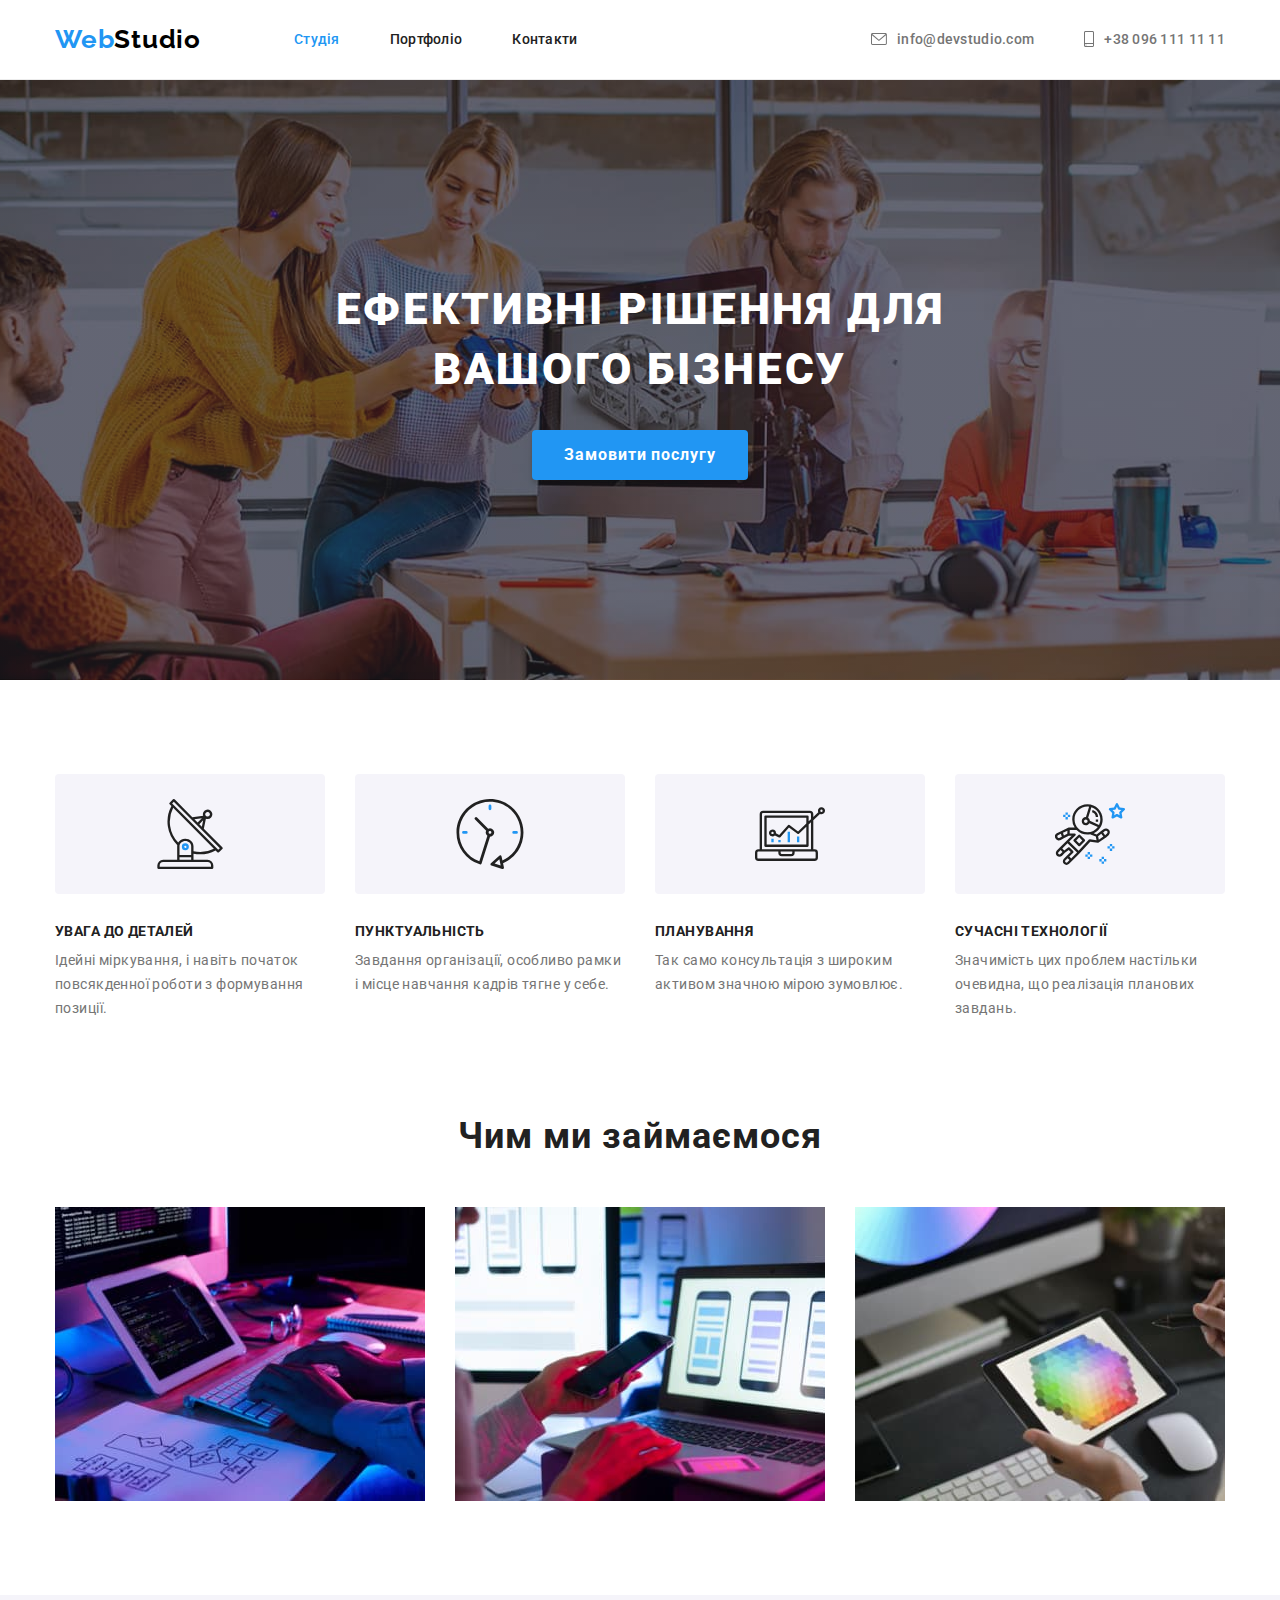
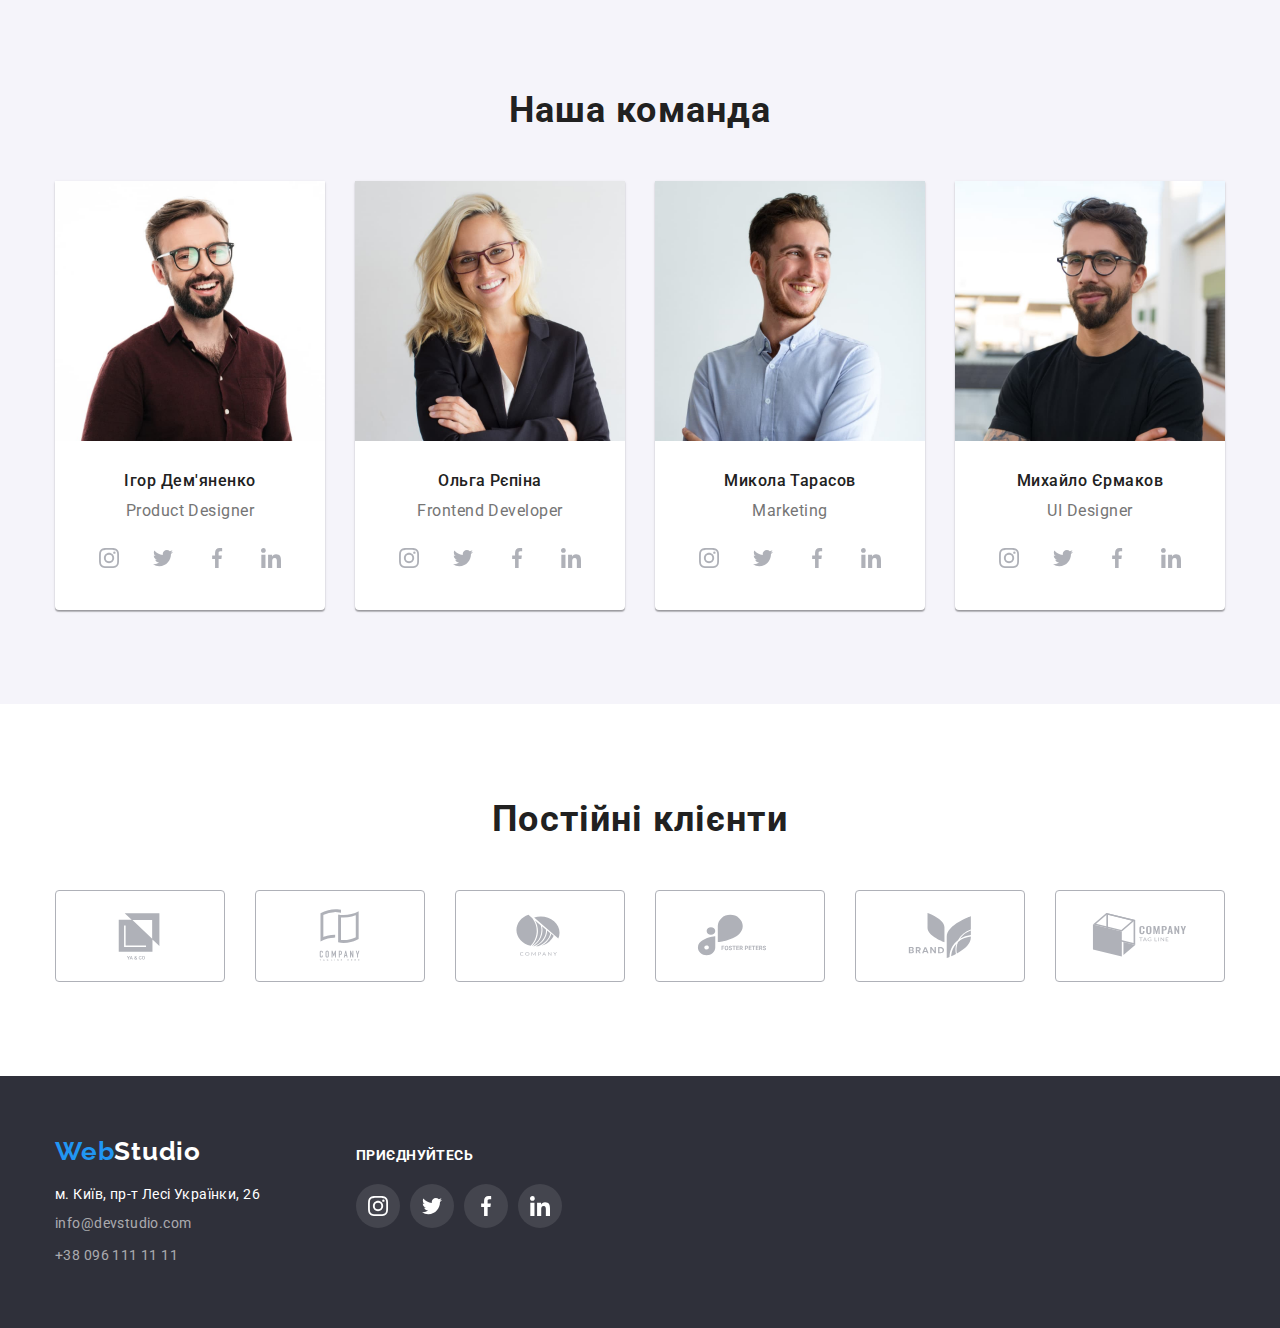
<file: index.html>
<!DOCTYPE html>
<html lang="uk">
  <head>
    <meta charset="UTF-8" />
    <meta http-equiv="X-UA-Compatible" content="IE=edge" />
    <meta name="viewport" content="width=device-width, initial-scale=1.0" />
    <title>Web Studio</title>
    <link rel="preconnect" href="https://fonts.googleapis.com" />
    <link rel="preconnect" href="https://fonts.gstatic.com" crossorigin />
    <link
      rel="stylesheet"
      href="https://cdnjs.cloudflare.com/ajax/libs/modern-normalize/1.0.0/modern-normalize.min.css"
    />
    <link
      href="https://fonts.googleapis.com/css2?family=Raleway:wght@700&family=Roboto:wght@400;500;700;900&display=swap"
      rel="stylesheet"
    />
    <link rel="stylesheet" href="./css/style.css" />
  </head>
  <body>
    <!-- Хеддер -->

    <header>
      <div class="container header">
        <a href="./index.html" class="logo link" lang="en">
          Web<span id="studio-logo">Studio</span>
        </a>

        <nav class="menu">
          <ul class="menu-items list">
            <li class="menu-item">
              <a href="./index.html" class="menu-link link main">Студія</a>
            </li>
            <li class="menu-item">
              <a href="./portfolio.html" class="menu-link link">Портфоліо</a>
            </li>
            <li class="menu-item">
              <a href="./contacts" class="menu-link link">Контакти</a>
            </li>
          </ul>
        </nav>
        <div class="contacts">
          <a class="header-contacts" href="mailto:info@devstudio.com">
            <svg class="envelope-icon" width="16" height="12">
              <use href="./img/icons.svg#icon-envelope"></use>
            </svg>
            info@devstudio.com
          </a>
          <a class="header-contacts" href="tel:+380961111111">
            <svg class="smartphone-icon" width="10" height="16">
              <use href="./img/icons.svg#icon-smartphone"></use>
            </svg>
            +38 096 111 11 11
          </a>
        </div>
      </div>
    </header>

    <main>
      <!-- Секція Heros -->

      <section class="section heros">
        <div class="container">
          <h1 class="heros-title">Ефективні рішення для вашого бізнесу</h1>
          <button type="button" class="order-button">Замовити послугу</button>
        </div>
      </section>

      <!-- Секція Особливості -->

      <section class="section features">
        <div class="container">
          <ul class="features-list list">
            <li class="features-list-item">
              <div class="features-content">
                <svg class="features-icon" width="70" height="70">
                  <use href="./img/icons.svg#icon-antenna"></use>
                </svg>
              </div>
              <h3 class="features-title">УВАГА ДО ДЕТАЛЕЙ</h3>
              <p class="features-text">
                Ідейні міркування, і навіть початок повсякденної роботи з
                формування позиції.
              </p>
            </li>
            <li class="features-list-item">
              <div class="features-content">
                <svg class="features-icon" width="70" height="70">
                  <use href="./img/icons.svg#icon-clock"></use>
                </svg>
              </div>
              <h3 class="features-title">ПУНКТУАЛЬНІСТЬ</h3>
              <p class="features-text">
                Завдання організації, особливо рамки і місце навчання кадрів
                тягне у себе.
              </p>
            </li>
            <li class="features-list-item">
              <div class="features-content">
                <svg class="features-icon" width="70" height="70">
                  <use href="./img/icons.svg#icon-diagram"></use>
                </svg>
              </div>
              <h3 class="features-title">ПЛАНУВАННЯ</h3>
              <p class="features-text">
                Так само консультація з широким активом значною мірою зумовлює.
              </p>
            </li>
            <li class="features-list-item">
              <div class="features-content">
                <svg class="features-icon" width="70" height="70">
                  <use href="./img/icons.svg#icon-astronaut"></use>
                </svg>
              </div>
              <h3 class="features-title">СУЧАСНІ ТЕХНОЛОГІЇ</h3>
              <p class="features-text">
                Значимість цих проблем настільки очевидна, що реалізація
                планових завдань.
              </p>
            </li>
          </ul>
        </div>
      </section>

      <!-- Секція About -->

      <section class="section about">
        <div class="container">
          <h2 class="about-title">Чим ми займаємося</h2>
          <ul class="about-list list">
            <li><img src="./img/about-img-1.jpg" alt="ПК" width="370" /></li>
            <li>
              <img src="./img/about-img-2.jpg" alt="Ноутбук" width="370" />
            </li>
            <li>
              <img src="./img/about-img-3.jpg" alt="Планшет" width="370" />
            </li>
          </ul>
        </div>
      </section>

      <!-- Команда -->

      <section class="section team">
        <div class="container">
          <h2 class="team-title">Наша команда</h2>
          <ul class="team-list list">
            <li class="team-list-item">
              <img
                src="./img/team-pic-1.jpg"
                alt="Команда фото-1"
                width="270"
              />
              <div class="team-info">
                <h3 class="team-member">Ігор Дем'яненко</h3>
                <p class="position">Product Designer</p>
                <ul class="socials list">
                  <li class="socials-item">
                    <a
                      class="socials-link link"
                      href=""
                      target="_blank"
                      rel="noopener noreferrer"
                      aria-label="Instagram"
                    >
                      <svg class="socials-icons" width="20" height="20">
                        <use href="./img/icons.svg#icon-instagram"></use>
                      </svg>
                    </a>
                  </li>
                  <li class="socials-item">
                    <a
                      class="socials-link link"
                      href=""
                      target="_blank"
                      rel="noopener noreferrer"
                      aria-label="Twitter"
                      ><svg class="socials-icons" width="20" height="20">
                        <use href="./img/icons.svg#icon-twitter"></use>
                      </svg>
                    </a>
                  </li>
                  <li class="socials-item">
                    <a
                      class="socials-link link"
                      href=""
                      target="_blank"
                      rel="noopener noreferrer"
                      aria-label="Facebook"
                      ><svg class="socials-icons" width="20" height="20">
                        <use href="./img/icons.svg#icon-facebook"></use>
                      </svg>
                    </a>
                  </li>
                  <li class="socials-item">
                    <a
                      class="socials-link link"
                      href=""
                      target="_blank"
                      rel="noopener noreferrer"
                      aria-label="Linkedin"
                      ><svg class="socials-icons" width="20" height="20">
                        <use href="./img/icons.svg#icon-linkedin"></use>
                      </svg>
                    </a>
                  </li>
                </ul>
              </div>
            </li>
            <li class="team-list-item">
              <img
                src="./img/team-pic-2.jpg"
                alt="Команда фото-2"
                width="270"
              />
              <div class="team-info">
                <h3 class="team-member">Ольга Рєпіна</h3>
                <p class="position">Frontend Developer</p>
                <ul class="socials list">
                  <li class="socials-item">
                    <a
                      class="socials-link link"
                      href=""
                      target="_blank"
                      rel="noopener noreferrer"
                      aria-label="Instagram"
                    >
                      <svg class="socials-icons" width="20" height="20">
                        <use href="./img/icons.svg#icon-instagram"></use>
                      </svg>
                    </a>
                  </li>
                  <li class="socials-item">
                    <a
                      class="socials-link link"
                      href=""
                      target="_blank"
                      rel="noopener noreferrer"
                      aria-label="Twitter"
                      ><svg class="socials-icons" width="20" height="20">
                        <use href="./img/icons.svg#icon-twitter"></use>
                      </svg>
                    </a>
                  </li>
                  <li class="socials-item">
                    <a
                      class="socials-link link"
                      href=""
                      target="_blank"
                      rel="noopener noreferrer"
                      aria-label="Facebook"
                      ><svg class="socials-icons" width="20" height="20">
                        <use href="./img/icons.svg#icon-facebook"></use>
                      </svg>
                    </a>
                  </li>
                  <li class="socials-item">
                    <a
                      class="socials-link link"
                      href=""
                      target="_blank"
                      rel="noopener noreferrer"
                      aria-label="Linkedin"
                      ><svg class="socials-icons" width="20" height="20">
                        <use href="./img/icons.svg#icon-linkedin"></use>
                      </svg>
                    </a>
                  </li>
                </ul>
              </div>
            </li>
            <li class="team-list-item">
              <img
                src="./img/team-pic-3.jpg"
                alt="Команда фото-3"
                width="270"
              />
              <div class="team-info">
                <h3 class="team-member">Микола Тарасов</h3>
                <p class="position">Marketing</p>
                <ul class="socials list">
                  <li class="socials-item">
                    <a
                      class="socials-link link"
                      href=""
                      target="_blank"
                      rel="noopener noreferrer"
                      aria-label="Instagram"
                    >
                      <svg class="socials-icons" width="20" height="20">
                        <use href="./img/icons.svg#icon-instagram"></use>
                      </svg>
                    </a>
                  </li>
                  <li class="socials-item">
                    <a
                      class="socials-link link"
                      href=""
                      target="_blank"
                      rel="noopener noreferrer"
                      aria-label="Twitter"
                      ><svg class="socials-icons" width="20" height="20">
                        <use href="./img/icons.svg#icon-twitter"></use>
                      </svg>
                    </a>
                  </li>
                  <li class="socials-item">
                    <a
                      class="socials-link link"
                      href=""
                      target="_blank"
                      rel="noopener noreferrer"
                      aria-label="Facebook"
                      ><svg class="socials-icons" width="20" height="20">
                        <use href="./img/icons.svg#icon-facebook"></use>
                      </svg>
                    </a>
                  </li>
                  <li class="socials-item">
                    <a
                      class="socials-link link"
                      href=""
                      target="_blank"
                      rel="noopener noreferrer"
                      aria-label="Linkedin"
                      ><svg class="socials-icons" width="20" height="20">
                        <use href="./img/icons.svg#icon-linkedin"></use>
                      </svg>
                    </a>
                  </li>
                </ul>
              </div>
            </li>
            <li class="team-list-item">
              <img
                src="./img/team-pic-4.jpg"
                alt="Команда фото-4"
                width="270"
              />
              <div class="team-info">
                <h3 class="team-member">Михайло Єрмаков</h3>
                <p class="position">UI Designer</p>
                <ul class="socials list">
                  <li class="socials-item">
                    <a
                      class="socials-link link"
                      href=""
                      target="_blank"
                      rel="noopener noreferrer"
                      aria-label="Instagram"
                    >
                      <svg class="socials-icons" width="20" height="20">
                        <use href="./img/icons.svg#icon-instagram"></use>
                      </svg>
                    </a>
                  </li>
                  <li class="socials-item">
                    <a
                      class="socials-link link"
                      href=""
                      target="_blank"
                      rel="noopener noreferrer"
                      aria-label="Twitter"
                      ><svg class="socials-icons" width="20" height="20">
                        <use href="./img/icons.svg#icon-twitter"></use>
                      </svg>
                    </a>
                  </li>
                  <li class="socials-item">
                    <a
                      class="socials-link link"
                      href=""
                      target="_blank"
                      rel="noopener noreferrer"
                      aria-label="Facebook"
                      ><svg class="socials-icons" width="20" height="20">
                        <use href="./img/icons.svg#icon-facebook"></use>
                      </svg>
                    </a>
                  </li>
                  <li class="socials-item">
                    <a
                      class="socials-link link"
                      href=""
                      target="_blank"
                      rel="noopener noreferrer"
                      aria-label="Linkedin"
                      ><svg class="socials-icons" width="20" height="20">
                        <use href="./img/icons.svg#icon-linkedin"></use>
                      </svg>
                    </a>
                  </li>
                </ul>
              </div>
            </li>
          </ul>
        </div>
      </section>

      <!-- Постійні Клієнти -->

      <section class="section">
        <div class="container">
          <h2 class="clients-title">Постійні клієнти</h2>
          <ul class="clients-list list">
            <li class="clients-list-item">
              <a class="clients-link link" href="">
                <svg class="clients-icon" width="106" height="60">
                  <use href="./img/icons.svg#icon-logo-1"></use>
                </svg>
              </a>
            </li>
            <li class="clients-list-item">
              <a class="clients-link link" href="">
                <svg class="clients-icon" width="106" height="60">
                  <use href="./img/icons.svg#icon-logo-2"></use>
                </svg>
              </a>
            </li>
            <li class="clients-list-item">
              <a class="clients-link link" href="">
                <svg class="clients-icon" width="106" height="60">
                  <use href="./img/icons.svg#icon-logo-3"></use>
                </svg>
              </a>
            </li>
            <li class="clients-list-item">
              <a class="clients-link link" href="">
                <svg class="clients-icon" width="106" height="60">
                  <use href="./img/icons.svg#icon-logo-4"></use>
                </svg>
              </a>
            </li>
            <li class="clients-list-item">
              <a class="clients-link link" href="">
                <svg class="clients-icon" width="106" height="60">
                  <use href="./img/icons.svg#icon-logo-5"></use>
                </svg>
              </a>
            </li>
            <li class="clients-list-item">
              <a class="clients-link link" href="">
                <svg class="clients-icon" width="106" height="60">
                  <use href="./img/icons.svg#icon-logo-6"></use>
                </svg>
              </a>
            </li>
          </ul>
        </div>
      </section>
    </main>

    <!-- Підвал -->

    <footer>
      <div class="container footer-content">
        <div class="footer-address-block">
          <a href="./index.html" class="logo link" lang="en"
            >Web<span id="studio-footer">Studio</span></a
          >

          <address>м. Київ, пр-т Лесі Українки, 26</address>

          <ul class="footer-contacts list">
            <li class="footer-contacts-item">
              <a href="mailto:info@devstudio.com" class="footer-mail link"
                >info@devstudio.com</a
              >
            </li>
            <li class="footer-contacts-item">
              <a href="tel:+380961111111" class="footer-tel link"
                >+38 096 111 11 11</a
              >
            </li>
          </ul>
        </div>

        <div class="fotter-socials-block">
          <h3 class="footer-socials-title">Приєднуйтесь</h3>
          <ul class="footer-socials list">
            <li class="socials-item">
              <a
                class="footer-socials-link link"
                href=""
                target="_blank"
                rel="noopener noreferrer"
                aria-label="Instagram"
              >
                <svg class="socials-icons" width="20" height="20">
                  <use href="./img/icons.svg#icon-instagram"></use>
                </svg>
              </a>
            </li>
            <li class="socials-item">
              <a
                class="footer-socials-link link"
                href=""
                target="_blank"
                rel="noopener noreferrer"
                aria-label="Twitter"
                ><svg class="socials-icons" width="20" height="20">
                  <use href="./img/icons.svg#icon-twitter"></use>
                </svg>
              </a>
            </li>
            <li class="socials-item">
              <a
                class="footer-socials-link link"
                href=""
                target="_blank"
                rel="noopener noreferrer"
                aria-label="Facebook"
                ><svg class="socials-icons" width="20" height="20">
                  <use href="./img/icons.svg#icon-facebook"></use>
                </svg>
              </a>
            </li>
            <li class="socials-item">
              <a
                class="footer-socials-link link"
                href=""
                target="_blank"
                rel="noopener noreferrer"
                aria-label="Linkedin"
                ><svg class="socials-icons" width="20" height="20">
                  <use href="./img/icons.svg#icon-linkedin"></use>
                </svg>
              </a>
            </li>
          </ul>
        </div>
      </div>
    </footer>
  </body>
</html>
</file>
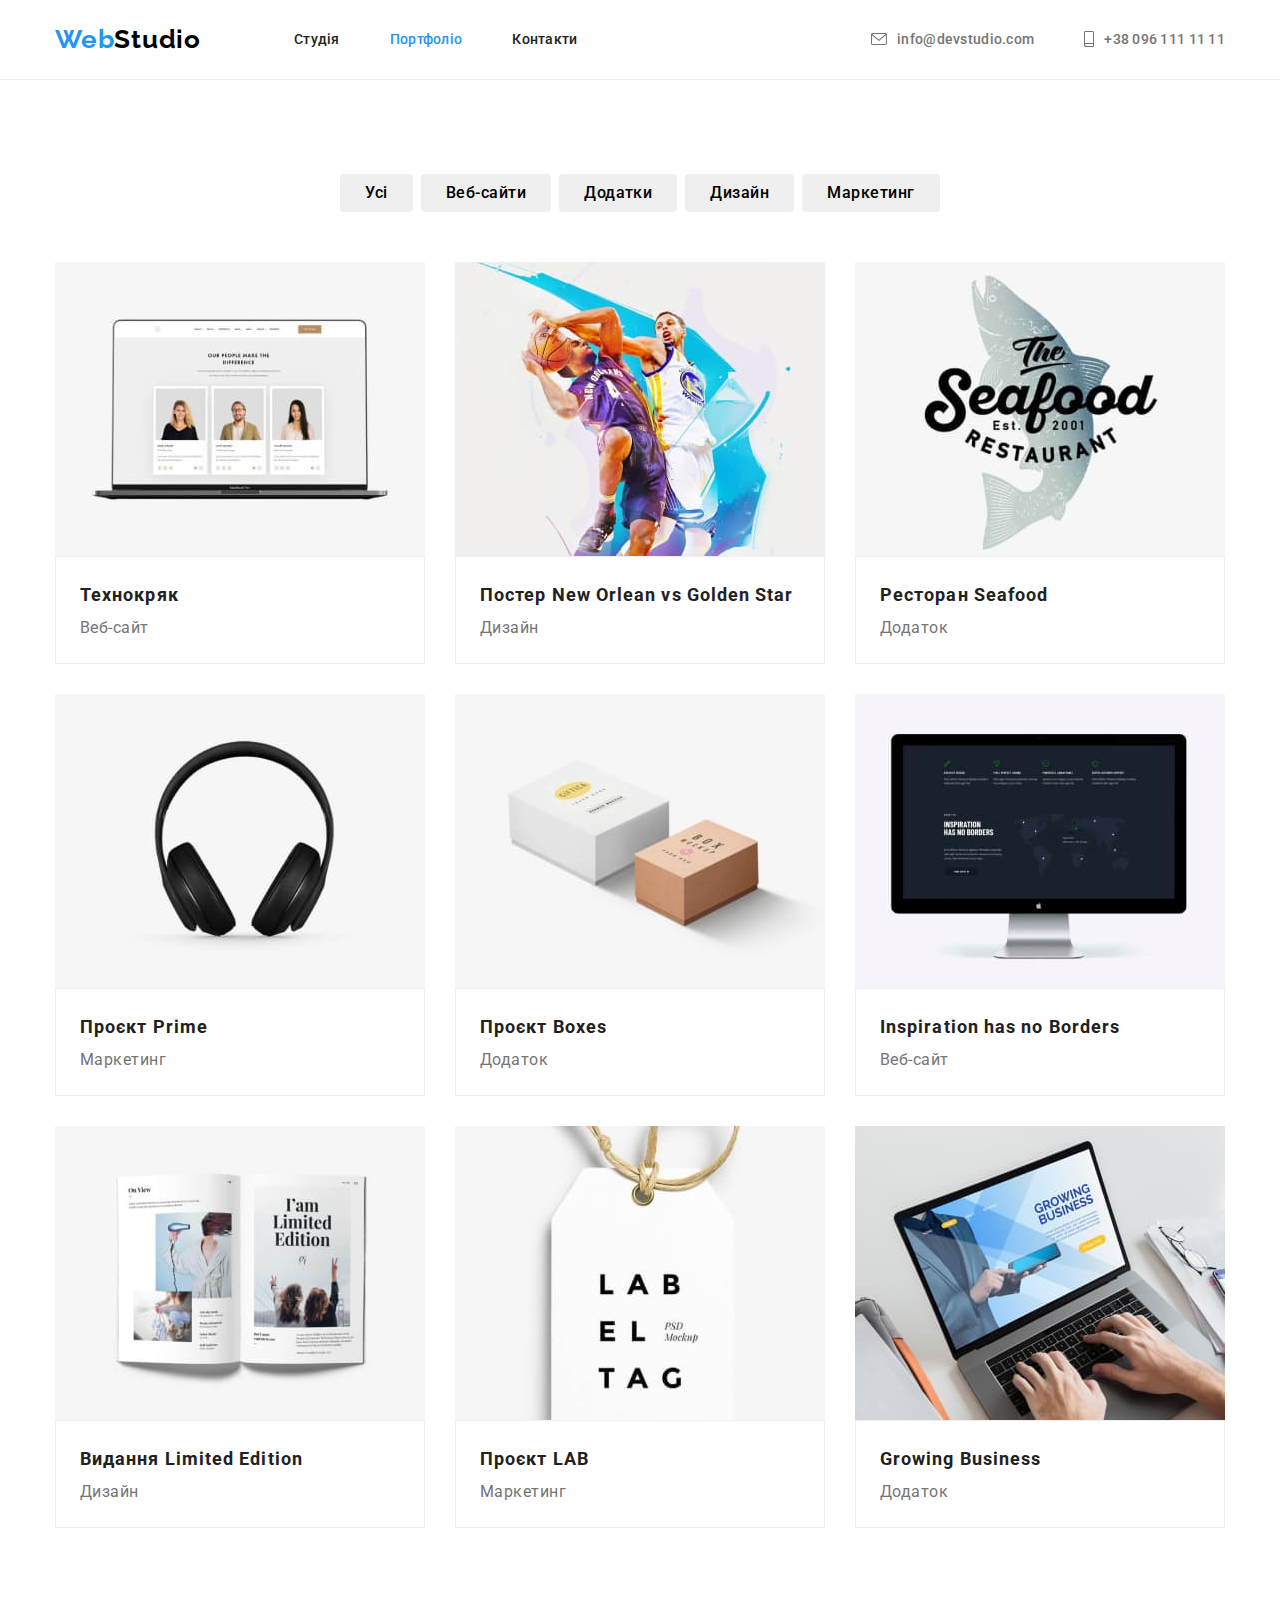
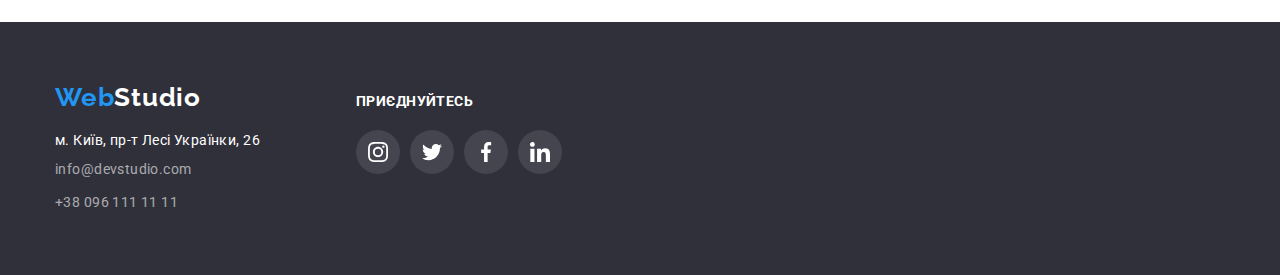
<file: portfolio.html>
<!DOCTYPE html>
<html lang="uk">
  <head>
    <meta charset="UTF-8" />
    <meta http-equiv="X-UA-Compatible" content="IE=edge" />
    <meta name="viewport" content="width=device-width, initial-scale=1.0" />
    <title>Portfolio</title>
    <link rel="preconnect" href="https://fonts.googleapis.com" />
    <link rel="preconnect" href="https://fonts.gstatic.com" crossorigin />
    <link
      rel="stylesheet"
      href="https://cdnjs.cloudflare.com/ajax/libs/modern-normalize/1.0.0/modern-normalize.min.css"
    />
    <link
      href="https://fonts.googleapis.com/css2?family=Raleway:wght@700&family=Roboto:wght@400;500;700;900&display=swap"
      rel="stylesheet"
    />
    <link rel="stylesheet" href="./css/style.css" />
  </head>
  <body>
    <!-- Хеддер -->

    <header>
      <div class="container header">
        <a href="./index.html" class="logo link" lang="en">
          Web<span id="studio-logo">Studio</span>
        </a>

        <nav class="menu">
          <ul class="menu-items list">
            <li class="menu-item">
              <a href="./index.html" class="menu-link link">Студія</a>
            </li>
            <li class="menu-item">
              <a href="./portfolio.html" class="menu-link link main"
                >Портфоліо</a
              >
            </li>
            <li class="menu-item">
              <a href="./contacts" class="menu-link link">Контакти</a>
            </li>
          </ul>
        </nav>

        <div class="contacts">
          <a class="header-contacts" href="mailto:info@devstudio.com">
            <svg class="envelope-icon" width="16" height="12">
              <use href="./img/icons.svg#icon-envelope"></use>
            </svg>
            info@devstudio.com
          </a>
          <a class="header-contacts" href="tel:+380961111111">
            <svg class="smartphone-icon" width="10" height="16">
              <use href="./img/icons.svg#icon-smartphone"></use>
            </svg>
            +38 096 111 11 11
          </a>
        </div>
      </div>
    </header>

    <main>
      <section class="section projects">
        <!-- Кнопки фільтрів -->
        <div class="container">
          <ul class="filters-list list">
            <li><button class="filter-button" type="button">Усі</button></li>
            <li>
              <button class="filter-button" type="button">Веб-сайти</button>
            </li>
            <li>
              <button class="filter-button" type="button">Додатки</button>
            </li>
            <li><button class="filter-button" type="button">Дизайн</button></li>
            <li>
              <button class="filter-button" type="button">Маркетинг</button>
            </li>
          </ul>
        </div>

        <!-- Зразки Проектів -->
        <div class="container">
          <ul class="projects-list list">
            <li class="project-list-item">
              <img
                src="./img/project-img-1.jpg"
                alt="Веб-сайт Технокряк"
                width="370"
              />
              <div class="project-content">
                <h3 class="project-title">Технокряк</h3>
                <p class="project-text">Веб-сайт</p>
              </div>
            </li>
            <li class="project-list-item">
              <img
                src="./img/project-img-2.jpg"
                alt="Постер New Orlean vs Golden Star"
                width="370"
              />
              <div class="project-content">
                <h3 class="project-title">Постер New Orlean vs Golden Star</h3>
                <p class="project-text">Дизайн</p>
              </div>
            </li>
            <li class="project-list-item">
              <img
                src="./img/project-img-3.jpg"
                alt="Ресторан Seafood"
                width="370"
              />
              <div class="project-content">
                <h3 class="project-title">Ресторан Seafood</h3>
                <p class="project-text">Додаток</p>
              </div>
            </li>
            <li class="project-list-item">
              <img
                src="./img/project-img-4.jpg"
                alt="Маркетинговий проєкт Prime"
                width="370"
              />
              <div class="project-content">
                <h3 class="project-title">Проєкт Prime</h3>
                <p class="project-text">Маркетинг</p>
              </div>
            </li>
            <li class="project-list-item">
              <img
                src="./img/project-img-5.jpg"
                alt="Додаток Boxes"
                width="370"
              />
              <div class="project-content">
                <h3 class="project-title">Проєкт Boxes</h3>
                <p class="project-text">Додаток</p>
              </div>
            </li>
            <li class="project-list-item">
              <img
                src="./img/project-img-6.jpg"
                alt="Веб-сайт Inspiration has no Borders"
                width="370"
              />
              <div class="project-content">
                <h3 class="project-title">Inspiration has no Borders</h3>
                <p class="project-text">Веб-сайт</p>
              </div>
            </li>
            <li class="project-list-item">
              <img
                src="./img/project-img-7.jpg"
                alt="Видання Limited Edition"
                width="370"
              />
              <div class="project-content">
                <h3 class="project-title">Видання Limited Edition</h3>
                <p class="project-text">Дизайн</p>
              </div>
            </li>
            <li class="project-list-item">
              <img
                src="./img/project-img-8.jpg"
                alt="Маркетинговий проєкт LAB"
                width="370"
              />
              <div class="project-content">
                <h3 class="project-title">Проєкт LAB</h3>
                <p class="project-text">Маркетинг</p>
              </div>
            </li>
            <li class="project-list-item">
              <img
                src="./img/project-img-9.jpg"
                alt="Додаток Growing Business"
                width="370"
              />
              <div class="project-content">
                <h3 class="project-title">Growing Business</h3>
                <p class="project-text">Додаток</p>
              </div>
            </li>
          </ul>
        </div>
      </section>
    </main>

    <!-- Підвал -->

    <footer>
       <div class="container footer-content">
        <div class="footer-address-block">
          <a href="./index.html" class="logo link" lang="en"
            >Web<span id="studio-footer">Studio</span></a
          >

          <address>м. Київ, пр-т Лесі Українки, 26</address>

          <ul class="footer-contacts list">
            <li class="footer-contacts-item">
              <a href="mailto:info@devstudio.com" class="footer-mail link"
                >info@devstudio.com</a
              >
            </li>
            <li class="footer-contacts-item">
              <a href="tel:+380961111111" class="footer-tel link"
                >+38 096 111 11 11</a
              >
            </li>
          </ul>
        </div>

        <div class="fotter-socials-block">
          <h3 class="footer-socials-title">Приєднуйтесь</h3>
          <ul class="footer-socials list">
            <li class="socials-item">
              <a
                class="footer-socials-link link"
                href=""
                target="_blank"
                rel="noopener noreferrer"
                aria-label="Instagram"
              >
                <svg class="socials-icons" width="20" height="20">
                  <use href="./img/icons.svg#icon-instagram"></use>
                </svg>
              </a>
            </li>
            <li class="socials-item">
              <a
                class="footer-socials-link link"
                href=""
                target="_blank"
                rel="noopener noreferrer"
                aria-label="Twitter"
                ><svg class="socials-icons" width="20" height="20">
                  <use href="./img/icons.svg#icon-twitter"></use>
                </svg>
              </a>
            </li>
            <li class="socials-item">
              <a
                class="footer-socials-link link"
                href=""
                target="_blank"
                rel="noopener noreferrer"
                aria-label="Facebook"
                ><svg class="socials-icons" width="20" height="20">
                  <use href="./img/icons.svg#icon-facebook"></use>
                </svg>
              </a>
            </li>
            <li class="socials-item">
              <a
                class="footer-socials-link link"
                href=""
                target="_blank"
                rel="noopener noreferrer"
                aria-label="Linkedin"
                ><svg class="socials-icons" width="20" height="20">
                  <use href="./img/icons.svg#icon-linkedin"></use>
                </svg>
              </a>
            </li>
          </ul>
        </div>
      </div>
    </footer>
  </body>
</html>
</file>
<file: css/style.css>
body {
  font-family: 'Roboto', sans-serif;
  background-color: #FFFFFF;
}

img {
  display: block;
  max-width: 100%;
  height: auto;
}

header {
  border-bottom: 1px solid #ECECEC;
  background-color: #FFFFFF;
  padding-top: 24px;
  padding-bottom: 24px;
}

h1, h2, h3, p, ul {   
  margin: 0;
  padding: 0;
}

.section {
  padding: 94px 0;
}

.container {
  width: 1200px;
  margin: 0 auto;
  padding: 0 15px;
}

/* -- Логотип Студії -- */
:root {
  --brand-color: #2196F3;
  --header-color: #000000;
  --footer-color: #FFFFFF;
  --headline-color: #212121;
  --text-color: #757575;
  --bg-color: #F5F4FA;
}

.logo {
  color: var(--brand-color);
  font-family: 'Raleway', sans-serif;
  font-weight: 700;
  font-size: 26px;
  line-height: 1.19;
  letter-spacing: 0.03em;
  text-decoration: none;
}

/* -- Заміна кольору для лого у хеддері -- */
#studio-logo {
  color: var(--header-color)
}

/* -- Загальні доп. класи для списків та посилань -- */
.list {
  list-style: none;
}

.link {
  text-decoration: none;
}

/*  -- Навігація по сторінках у хеддері -- */
.header {
  display: flex;
  align-items: center;
}

.menu {
  margin-left: 93px;
  margin-right: auto;
}

.menu-items {
  display: flex;
  gap: 50px;
}

.menu-link {
  font-weight: 500;
  font-size: 14px;
  line-height: 1.14;
  letter-spacing: 0.02em;
  color: var(--headline-color);
  padding: 32px 0;
}

.menu-link:hover,
.menu-link:focus {
  color: var(--brand-color);
}

/* -- Колір визначення розташування -- */
.main {
  color: var(--brand-color);
}

/* -- Телефон та пошта у хедері -- */
.contacts {
  display: flex;
  gap: 50px;
  justify-self: flex-end;
}

.header-contacts {
  font-weight: 500;
  font-size: 14px;
  line-height: 1.71;
  letter-spacing: 0.02em;
  color: var(--text-color);
  text-decoration: none;
  cursor: pointer;
  display: flex;
  align-items: center;
  gap: 10px;
}

.header-contacts:hover,
.header-contacts:focus {
  color: var(--brand-color);
}

.envelope-icon,
.smartphone-icon {
  fill: currentColor;
}

/* -- Секція heros -- */
.heros {
  background-image: linear-gradient(to bottom, rgba(47, 48, 58, 0.4), rgba(47, 48, 58, 0.4)), url(../img/heros-bg.jpg);
  background-repeat: no-repeat;
  background-size: 1600px;
  background-position: center;
  padding: 200px 0;
}

.heros-title {
  font-weight: 900;
  font-size: 44px;
  line-height: 1.36;
  letter-spacing: 0.06em;
  text-transform: uppercase;
  color: var(--footer-color);
  text-align: center;
  width: 696px;
  margin: 0 auto;
}

/* -- Кнопка замовлення у сек. heros -- */
.order-button {
  background: var(--brand-color);
  box-shadow: 0px 4px 4px rgba(0, 0, 0, 0.15);
  border-radius: 4px;
  border: 0;
  font-family: 'Roboto', sans-serif;
  font-weight: 700;
  font-size: 16px;
  line-height: 1.87;
  letter-spacing: 0.06em;
  color: var(--footer-color);
  margin: 30px auto 0;
  padding: 10px 32px;
  display: flex;
  cursor: pointer;
}

/* -- Секція Особливості -- */
.features-list {
  display: flex;
  gap: 30px;
}

.features-list-item {
  width: 270px;
}

.features-content {
  background-color: var(--bg-color);
  border-radius: 4px;
  height: 120px;
  margin-bottom: 30px;
  display: flex;
  justify-content: center;
  align-items: center;
}

.features-icon {
  fill: currentColor;
}

.features-title {
  font-size: 14px;
  line-height: 1.14;
  letter-spacing: 0.03em;
  text-transform: uppercase;
  color: var(--headline-color);
  margin-bottom: 10px;
}

.features-text {
  font-size: 14px;
  line-height: 1.71;
  letter-spacing: 0.03em;
  color: var(--text-color);
}

/* -- Секція about -- */
.about {
  padding-top: 0;
}

.about-title {
  font-size: 36px;
  line-height: 1.17;
  text-align: center;
  letter-spacing: 0.03em;
  color: var(--headline-color);
  margin-bottom: 50px;
}

.about-list {
  display: flex;
  gap: 30px;
}

/* -- Секція Команда -- */
.team {
  background: var(--bg-color);
}

.team-title {
  font-size: 36px;
  line-height: 1.17;
  text-align: center;
  letter-spacing: 0.03em;
  color: var(--headline-color);
  margin-bottom: 50px;
}

.team-list {
  display: flex;  
  gap: 30px;
}

.team-list-item {
  background: var(--footer-color);
  box-shadow: 0px 1px 3px rgba(0, 0, 0, 0.12), 0px 1px 1px rgba(0, 0, 0, 0.14), 0px 2px 1px rgba(0, 0, 0, 0.2);
  border-radius: 0px 0px 4px 4px;
}

.team-info {
  display: flex;
  flex-direction: column;
}

.team-member {
  font-weight: 500;
  font-size: 16px;
  line-height: 1.19;
  text-align: center;
  letter-spacing: 0.03em;
  color: var(--headline-color);
  padding-top: 30px;
  padding-bottom: 10px;
}

/* -- посада учасника команди -- */
.position {
  font-size: 16px;
  line-height: 1.19;
  text-align: center;
  letter-spacing: 0.03em;
  color: var(--text-color);
  padding-bottom: 6px;
}

.socials {
  display: flex;
  justify-content: center;
  align-items: center;
  gap: 10px;
  margin: 10px 32px 30px;
}

.socials-link {
  display: flex;
  justify-content: center;
  align-items: center;
  width: 44px;
  height: 44px;
  border-radius: 50%;
  color: #AFB1B8;
}

.socials-link:hover,
.socials-link:focus {
  background-color: var(--brand-color);
  color: var(--footer-color);
}

.socials-icons {
  fill: currentColor;
}

.clients-title {
  font-family: 'Roboto';
  font-size: 36px;
  line-height: 1.17;
  text-align: center;
  letter-spacing: 0.03em;
  color: var(--headline-color);
  margin-bottom: 50px;
}

.clients-list {
  display: flex;
  justify-content: center;
  gap: 30px;
}

.clients-link {
  width: 170px;
  height: 92px;
  border: 1px solid currentColor;
  border-radius: 4px;
  color:  #AFB1B8;
  display: flex;
  justify-content: center;
  align-items: center;
}

.clients-link:hover,
.clients-link:focus {
  color: var(--brand-color);
}

.clients-icon {
  fill: currentColor;
}

/* -- Кнопки фільтрів на ст. Портфоліо -- */
.filters-list {
  display: flex;
  justify-content: center;
  gap: 8px;
  margin-bottom: 50px;
}

.filter-button {
  font-family: inherit;
  font-weight: 500;
  font-size: 16px;
  line-height: 1.63;
  text-align: center;
  letter-spacing: 0.03em;
  color: var(--header-color);
  border: 0;
  border-radius: 4px;
  padding: 6px 25px;
}

.filter-button:hover,
.filter-button:focus {
  color: var(--footer-color);
  background: var(--brand-color);
  box-shadow: 0px 3px 1px rgba(0, 0, 0, 0.1), 0px 1px 2px rgba(0, 0, 0, 0.08), 0px 2px 2px rgba(0, 0, 0, 0.12);
  cursor: pointer;
}

/* -- Зразки проектів на ст. портфоліо -- */
.project {
  width: 1170px;
}

.projects-list {
  display: flex;
  flex-wrap: wrap; 
  gap: 30px;
  justify-content: center;
}

.project-list-item:hover,
.project-list-item:focus {
  width: 370px;
  background: #FFFFFF;
  border: 1px solid #EEEEEE;
  box-shadow: 0px 1px 1px rgba(0, 0, 0, 0.12), 0px 4px 4px rgba(0, 0, 0, 0.06), 1px 4px 6px rgba(0, 0, 0, 0.16);
}

.project-title {
  font-size: 18px;
  line-height: 2;
  letter-spacing: 0.06em;
  color: var(--headline-color)
}

.project-text {
  font-size: 16px;
  line-height: 1.88;
  letter-spacing: 0.03em;
  color: var(--text-color);
}

.project-content {
  display: flex;
  flex-direction: column;
  background: #FFFFFF;
  border: 1px solid #EEEEEE;
  padding: 20px 24px;
}

/* -- Підвал -- */
footer {
  background: #2F303A;
  padding: 60px 0;
}

address {
  font-size: 14px;
  font-style: normal;
  line-height: 1.14;
  letter-spacing: 0.03em;
  color: #FFFFFF;
}

/* -- Заміна кольору для лого у "підвалі" -- */
#studio-footer {
  color: var(--footer-color)
}

/* -- Адреса -- */
address {
  margin-top: 20px;
}

/* -- телефон та мейл у "підвалі" */
.footer-contacts-item {
  margin-top: 9px;
}

.footer-mail,
.footer-tel {
  font-size: 14px;
  line-height: 1.71;
  letter-spacing: 0.03em;
  color: rgba(255, 255, 255, 0.6);
}

.footer-address-block {
  width: 231px;
}

.fotter-socials-block {
  width: 206px;
}

.footer-socials-title {
  font-size: 14px;
  line-height: 1.14;
  letter-spacing: 0.03em;
  text-transform: uppercase;
  color: var(--footer-color);
  margin-bottom: 20px;
}

.footer-socials {
  display: flex;
  justify-content: center;
  align-items: center;
  gap: 10px;
}

.footer-socials-link {
  display: flex;
  justify-content: center;
  align-items: center;
  width: 44px;
  height: 44px;
  border-radius: 50%;
  color: var(--footer-color);
  background-color: rgba(255, 255, 255, 0.1);
}

.footer-socials-link:hover,
.footer-socials-link:focus {
  background-color: var(--brand-color);
}

.footer-content {
  display: flex;
  align-items: baseline;
  gap: 70px;
}
</file>
